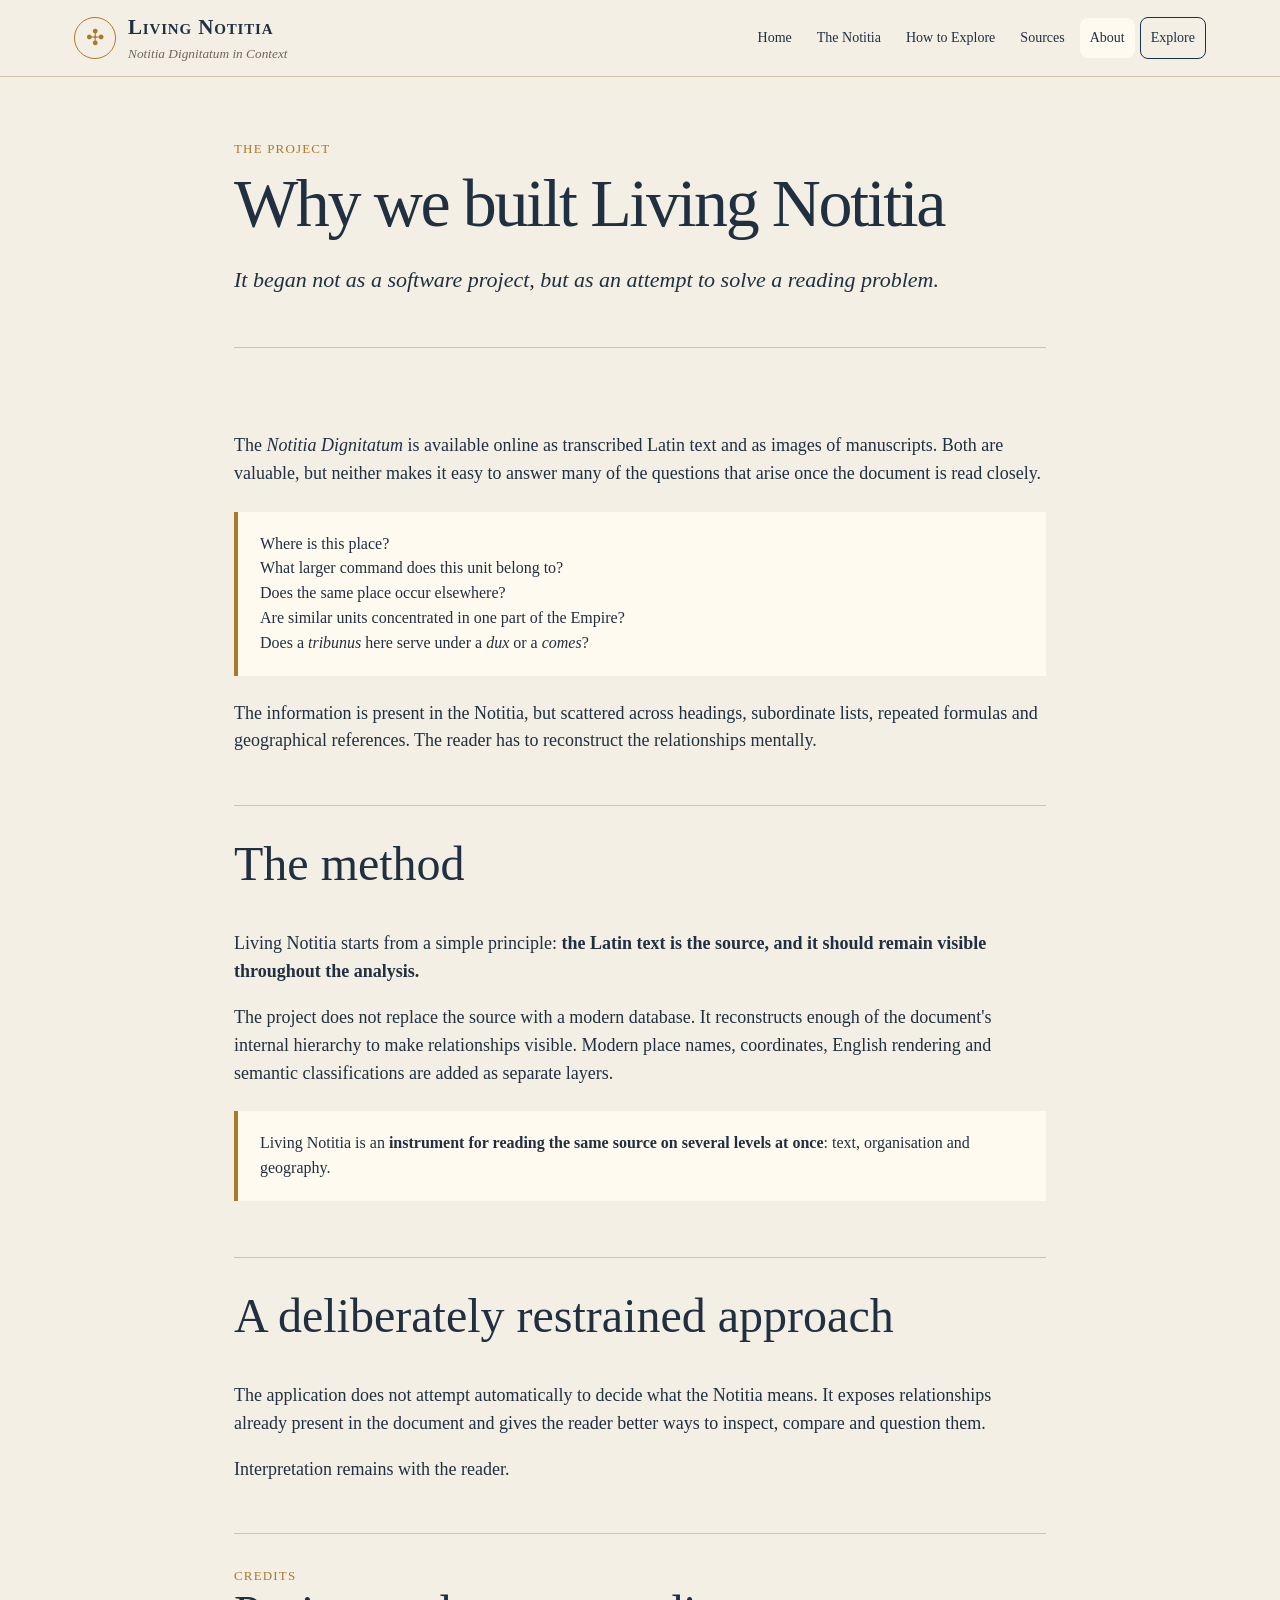
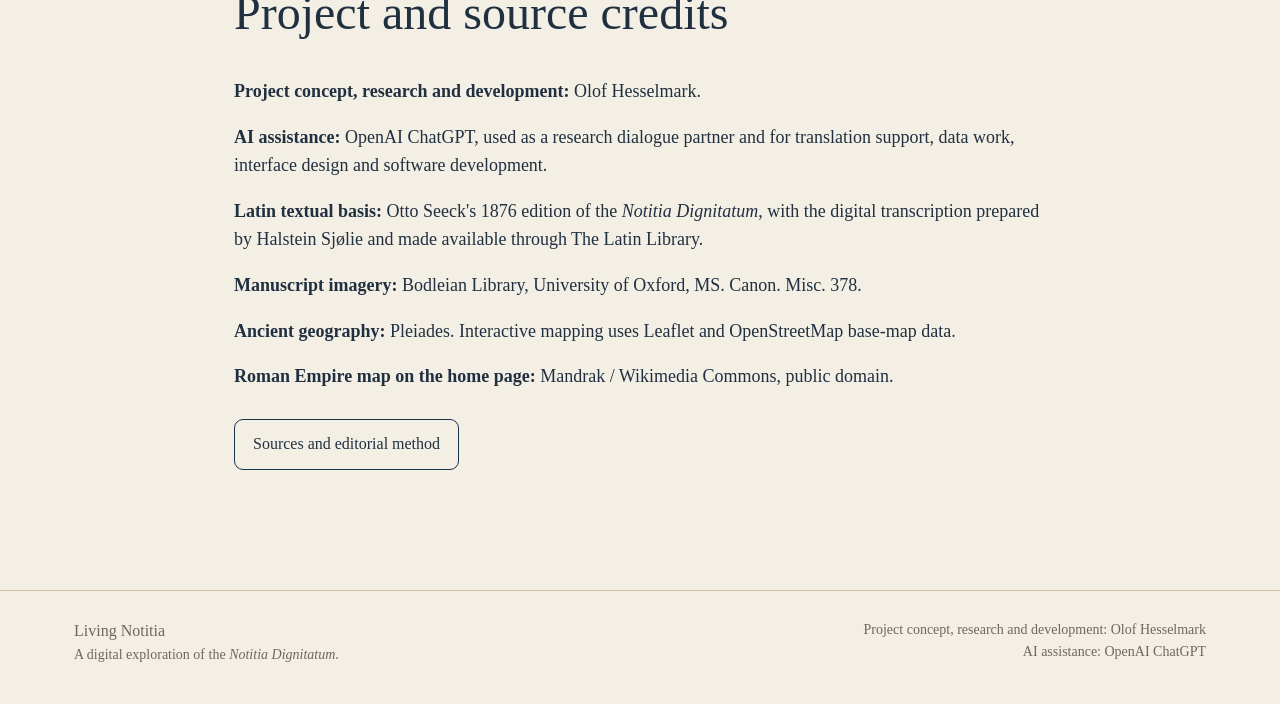
<file: web/about.html>
<!doctype html>
<html lang="en">
<head>
<meta charset="utf-8">
<meta name="viewport" content="width=device-width,initial-scale=1">
<title>About Living Notitia — Digital Notitia Dignitatum Project</title>
<meta name="description" content="About Living Notitia, a digital humanities project for reading the Notitia Dignitatum across text, Roman administration, military organisation and geography.">
<meta name="author" content="Olof Hesselmark">
<meta name="robots" content="index,follow,max-image-preview:large">
<link rel="canonical" href="https://livingnotitiadignitatum.com/web/about.html">
<meta property="og:site_name" content="Living Notitia">
<meta property="og:type" content="article">
<meta property="og:title" content="About Living Notitia — Digital Notitia Dignitatum Project">
<meta property="og:description" content="About Living Notitia, a digital humanities project for reading the Notitia Dignitatum across text, Roman administration, military organisation and geography.">
<meta property="og:url" content="https://livingnotitiadignitatum.com/web/about.html">
<meta property="og:image" content="https://livingnotitiadignitatum.com/web/images/dux_mesopotamiae_bodleian.png">
<meta property="og:image:alt" content="Illustrated manuscript page for Dux Mesopotamiae in the Notitia Dignitatum">
<meta name="twitter:card" content="summary_large_image">
<meta name="twitter:title" content="About Living Notitia — Digital Notitia Dignitatum Project">
<meta name="twitter:description" content="About Living Notitia, a digital humanities project for reading the Notitia Dignitatum across text, Roman administration, military organisation and geography.">
<meta name="twitter:image" content="https://livingnotitiadignitatum.com/web/images/dux_mesopotamiae_bodleian.png">
<link rel="stylesheet" href="site.css">
</head>
<body data-page="about">

<header class="site-header">
  <div class="nav-wrap">
    <a class="brand" href="index.html" aria-label="Living Notitia home">
      <span class="brand-mark">✣</span>
      <span>
        <strong>Living Notitia</strong>
        <small>Notitia Dignitatum in Context</small>
      </span>
    </a>
    <button class="nav-toggle" type="button" aria-expanded="false">Menu</button>
    <nav class="nav" aria-label="Main navigation">
      <a data-nav="home" href="index.html">Home</a>
      <a data-nav="notitia" href="notitia.html">The Notitia</a>
      <a data-nav="how" href="how-to-explore.html">How to Explore</a>
      <a data-nav="sources" href="sources.html">Sources</a>
      <a data-nav="about" href="about.html">About</a>
      <a class="explore" href="app.html">Explore</a>
    </nav>
  </div>
</header>


<main class="content">
  <header class="page-head">
    <div class="eyebrow">The project</div>
    <h1>Why we built Living Notitia</h1>
    <p class="lead">It began not as a software project, but as an attempt to solve a reading problem.</p>
  </header>

  <section class="section">
    <p>The <em>Notitia Dignitatum</em> is available online as transcribed Latin text and as images of manuscripts. Both are valuable, but neither makes it easy to answer many of the questions that arise once the document is read closely.</p>
    <div class="callout">
      Where is this place?<br>
      What larger command does this unit belong to?<br>
      Does the same place occur elsewhere?<br>
      Are similar units concentrated in one part of the Empire?<br>
      Does a <em>tribunus</em> here serve under a <em>dux</em> or a <em>comes</em>?
    </div>
    <p>The information is present in the Notitia, but scattered across headings, subordinate lists, repeated formulas and geographical references. The reader has to reconstruct the relationships mentally.</p>
  </section>

  <section class="section">
    <h2>The method</h2>
    <p>Living Notitia starts from a simple principle: <strong>the Latin text is the source, and it should remain visible throughout the analysis.</strong></p>
    <p>The project does not replace the source with a modern database. It reconstructs enough of the document's internal hierarchy to make relationships visible. Modern place names, coordinates, English rendering and semantic classifications are added as separate layers.</p>
    <div class="callout">Living Notitia is an <strong>instrument for reading the same source on several levels at once</strong>: text, organisation and geography.</div>
  </section>

  <section class="section">
    <h2>A deliberately restrained approach</h2>
    <p>The application does not attempt automatically to decide what the Notitia means. It exposes relationships already present in the document and gives the reader better ways to inspect, compare and question them.</p>
    <p>Interpretation remains with the reader.</p>
  </section>

  <section class="section" id="credits">
    <div class="eyebrow">Credits</div>
    <h2>Project and source credits</h2>
    <p><strong>Project concept, research and development:</strong> Olof Hesselmark.</p>
    <p><strong>AI assistance:</strong> OpenAI ChatGPT, used as a research dialogue partner and for translation support, data work, interface design and software development.</p>
    <p><strong>Latin textual basis:</strong> Otto Seeck's 1876 edition of the <em>Notitia Dignitatum</em>, with the digital transcription prepared by Halstein Sjølie and made available through The Latin Library.</p>
    <p><strong>Manuscript imagery:</strong> Bodleian Library, University of Oxford, MS. Canon. Misc. 378.</p>
    <p><strong>Ancient geography:</strong> Pleiades. Interactive mapping uses Leaflet and OpenStreetMap base-map data.</p>
    <p><strong>Roman Empire map on the home page:</strong> Mandrak / Wikimedia Commons, public domain.</p>
    <div class="actions"><a class="button" href="sources.html">Sources and editorial method</a></div>
  </section>

</main>


<footer class="site-footer">
  <div class="footer-wrap">
    <div>
      <div>Living Notitia</div>
      <div class="note">A digital exploration of the <em>Notitia Dignitatum</em>.</div>
    </div>
    <div class="note footer-credit">Project concept, research and development: Olof Hesselmark<br>AI assistance: OpenAI ChatGPT</div>
  </div>
</footer>
<script src="site.js"></script>

<!-- Cloudflare Web Analytics --><script type='module' src='https://static.cloudflareinsights.com/beacon.min.js' data-cf-beacon='{"token": "7af15e7e8e6941b6a78105cad7046997"}'></script><!-- End Cloudflare Web Analytics -->
</body>
</html>
</file>
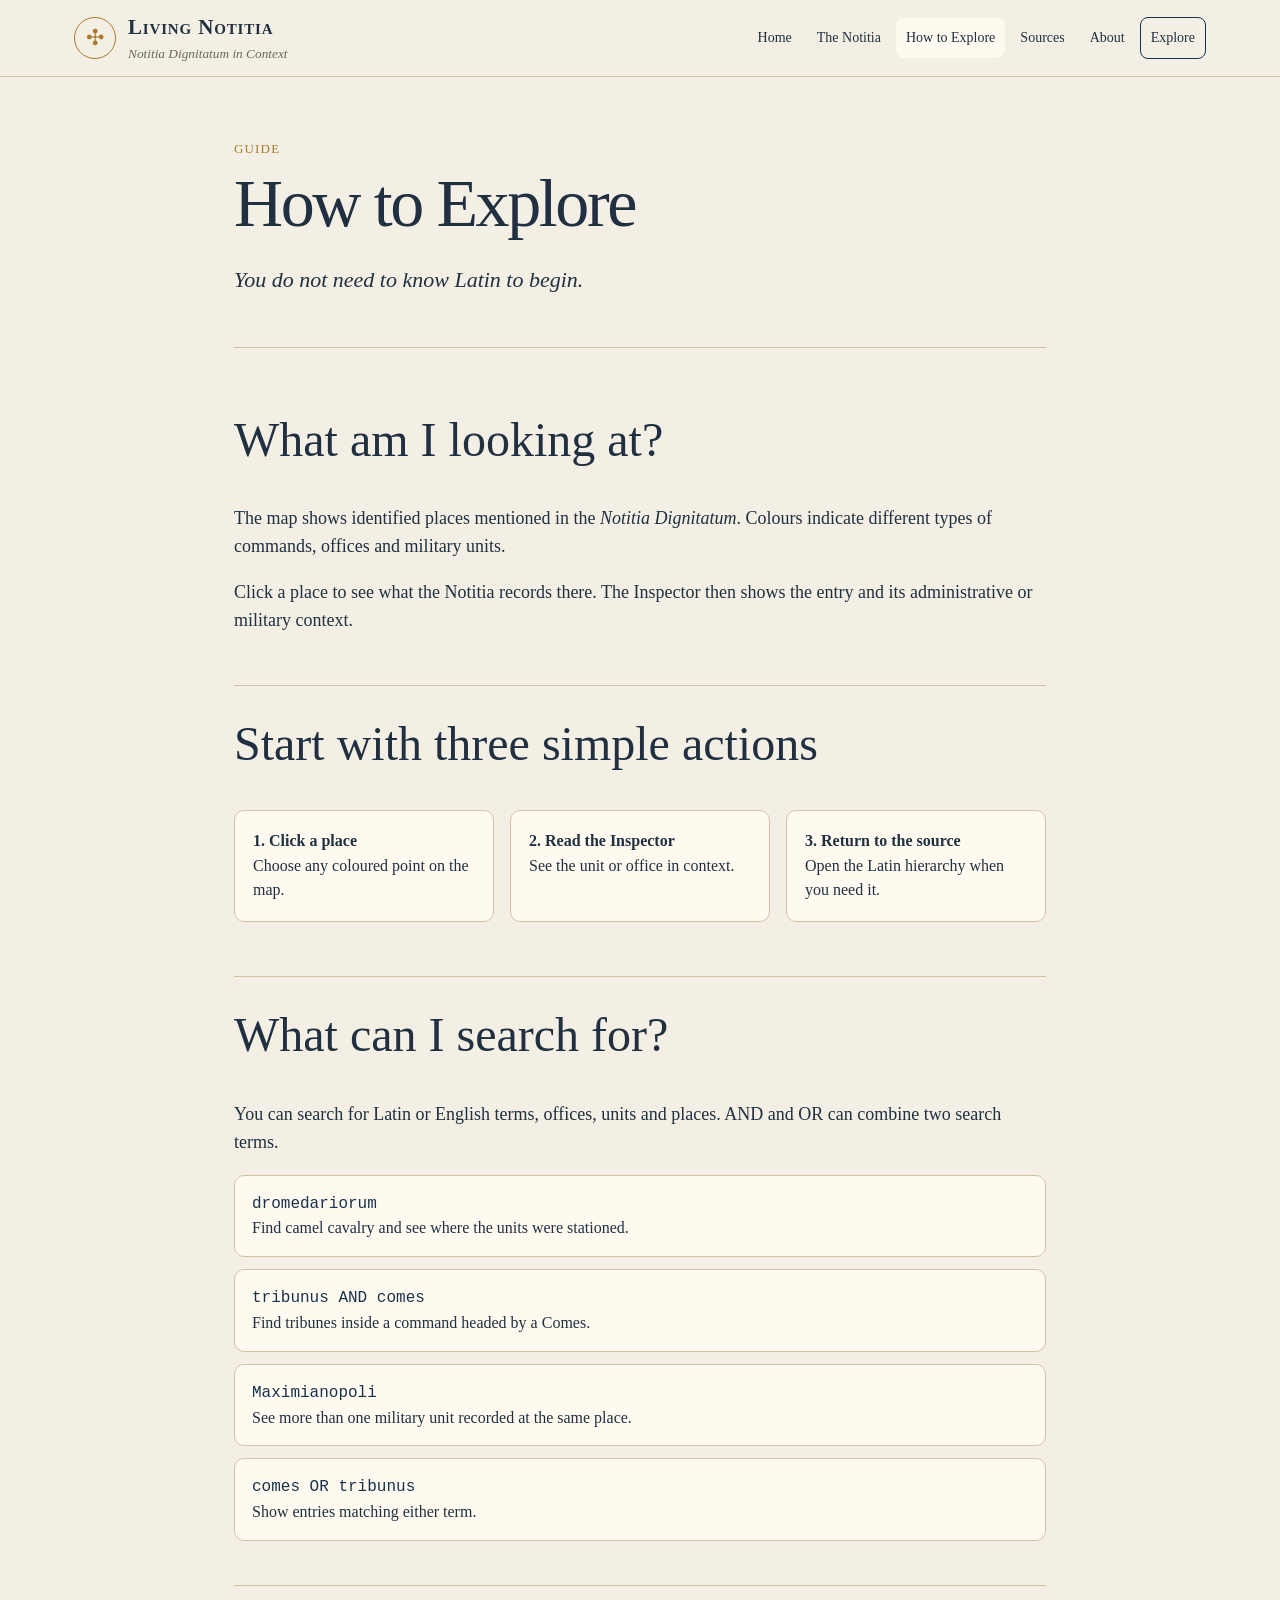
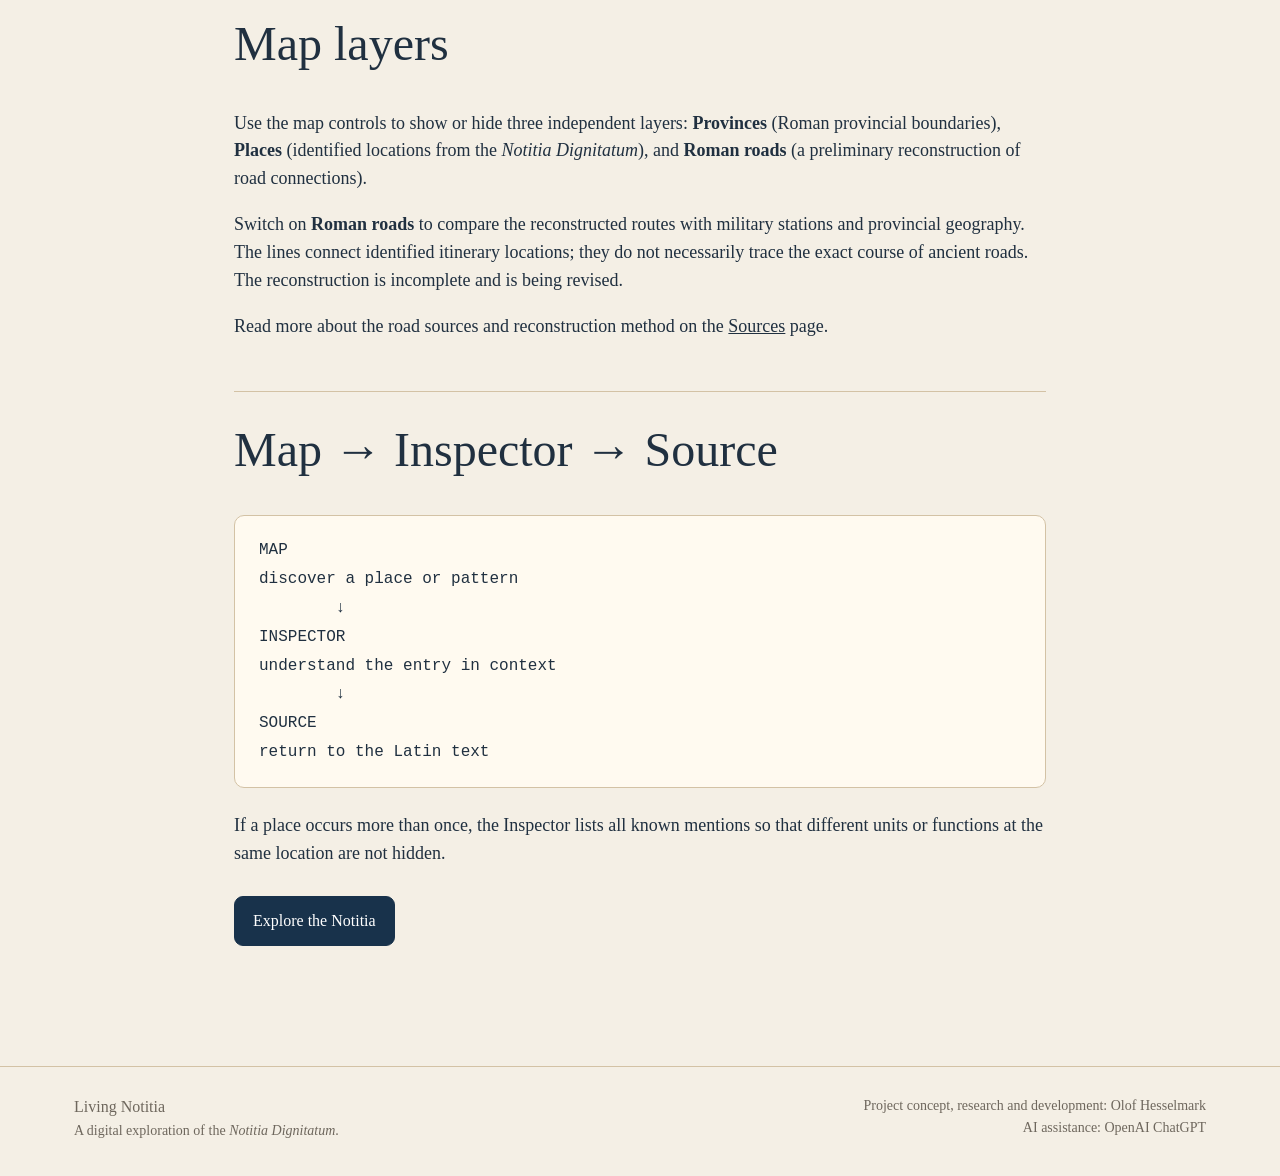
<file: web/how-to-explore.html>
<!doctype html>
<html lang="en">
<head>
<meta charset="utf-8">
<meta name="viewport" content="width=device-width,initial-scale=1">
<title>Explore the Notitia Dignitatum Map & Text — Living Notitia</title>
<meta name="description" content="Learn how to explore Living Notitia: click ancient places, inspect Roman offices and military units, search the text, and return to the Latin source.">
<meta name="author" content="Olof Hesselmark">
<meta name="robots" content="index,follow,max-image-preview:large">
<link rel="canonical" href="https://livingnotitiadignitatum.com/web/how-to-explore.html">
<meta property="og:site_name" content="Living Notitia">
<meta property="og:type" content="article">
<meta property="og:title" content="Explore the Notitia Dignitatum Map & Text — Living Notitia">
<meta property="og:description" content="Learn how to explore Living Notitia: click ancient places, inspect Roman offices and military units, search the text, and return to the Latin source.">
<meta property="og:url" content="https://livingnotitiadignitatum.com/web/how-to-explore.html">
<meta property="og:image" content="https://livingnotitiadignitatum.com/web/images/dux_mesopotamiae_bodleian.png">
<meta property="og:image:alt" content="Illustrated manuscript page for Dux Mesopotamiae in the Notitia Dignitatum">
<meta name="twitter:card" content="summary_large_image">
<meta name="twitter:title" content="Explore the Notitia Dignitatum Map & Text — Living Notitia">
<meta name="twitter:description" content="Learn how to explore Living Notitia: click ancient places, inspect Roman offices and military units, search the text, and return to the Latin source.">
<meta name="twitter:image" content="https://livingnotitiadignitatum.com/web/images/dux_mesopotamiae_bodleian.png">
<link rel="stylesheet" href="site.css">
</head>
<body data-page="how">

<header class="site-header">
  <div class="nav-wrap">
    <a class="brand" href="index.html" aria-label="Living Notitia home">
      <span class="brand-mark">✣</span>
      <span>
        <strong>Living Notitia</strong>
        <small>Notitia Dignitatum in Context</small>
      </span>
    </a>
    <button class="nav-toggle" type="button" aria-expanded="false">Menu</button>
    <nav class="nav" aria-label="Main navigation">
      <a data-nav="home" href="index.html">Home</a>
      <a data-nav="notitia" href="notitia.html">The Notitia</a>
      <a data-nav="how" href="how-to-explore.html">How to Explore</a>
      <a data-nav="sources" href="sources.html">Sources</a>
      <a data-nav="about" href="about.html">About</a>
      <a class="explore" href="app.html">Explore</a>
    </nav>
  </div>
</header>


<main class="content">
  <header class="page-head">
    <div class="eyebrow">Guide</div>
    <h1>How to Explore</h1>
    <p class="lead">You do not need to know Latin to begin.</p>
  </header>

  <section class="section">
    <h2>What am I looking at?</h2>
    <p>The map shows identified places mentioned in the <em>Notitia Dignitatum</em>. Colours indicate different types of commands, offices and military units.</p>
    <p>Click a place to see what the Notitia records there. The Inspector then shows the entry and its administrative or military context.</p>
  </section>

  <section class="section">
    <h2>Start with three simple actions</h2>
    <div class="grid-3">
      <div class="box"><strong>1. Click a place</strong><br>Choose any coloured point on the map.</div>
      <div class="box"><strong>2. Read the Inspector</strong><br>See the unit or office in context.</div>
      <div class="box"><strong>3. Return to the source</strong><br>Open the Latin hierarchy when you need it.</div>
    </div>
  </section>

  <section class="section">
    <h2>What can I search for?</h2>
    <p>You can search for Latin or English terms, offices, units and places. AND and OR can combine two search terms.</p>
    <span class="example"><code>dromedariorum</code><br>Find camel cavalry and see where the units were stationed.</span>
    <span class="example"><code>tribunus AND comes</code><br>Find tribunes inside a command headed by a Comes.</span>
    <span class="example"><code>Maximianopoli</code><br>See more than one military unit recorded at the same place.</span>
    <span class="example"><code>comes OR tribunus</code><br>Show entries matching either term.</span>
  </section>

  <section class="section">
    <h2>Map layers</h2>
    <p>Use the map controls to show or hide three independent layers: <strong>Provinces</strong> (Roman provincial boundaries), <strong>Places</strong> (identified locations from the <em>Notitia Dignitatum</em>), and <strong>Roman roads</strong> (a preliminary reconstruction of road connections).</p>
    <p>Switch on <strong>Roman roads</strong> to compare the reconstructed routes with military stations and provincial geography. The lines connect identified itinerary locations; they do not necessarily trace the exact course of ancient roads. The reconstruction is incomplete and is being revised.</p>
    <p>Read more about the road sources and reconstruction method on the <a href="sources.html">Sources</a> page.</p>
  </section>

  <section class="section">
    <h2>Map → Inspector → Source</h2>
    <div class="tree">MAP
discover a place or pattern
        ↓
INSPECTOR
understand the entry in context
        ↓
SOURCE
return to the Latin text</div>
    <p>If a place occurs more than once, the Inspector lists all known mentions so that different units or functions at the same location are not hidden.</p>
    <div class="actions"><a class="button primary" href="app.html">Explore the Notitia</a></div>
  </section>
</main>


<footer class="site-footer">
  <div class="footer-wrap">
    <div>
      <div>Living Notitia</div>
      <div class="note">A digital exploration of the <em>Notitia Dignitatum</em>.</div>
    </div>
    <div class="note footer-credit">Project concept, research and development: Olof Hesselmark<br>AI assistance: OpenAI ChatGPT</div>
  </div>
</footer>
<script src="site.js"></script>

<!-- Cloudflare Web Analytics --><script type='module' src='https://static.cloudflareinsights.com/beacon.min.js' data-cf-beacon='{"token": "7af15e7e8e6941b6a78105cad7046997"}'></script><!-- End Cloudflare Web Analytics -->
</body>
</html>
</file>
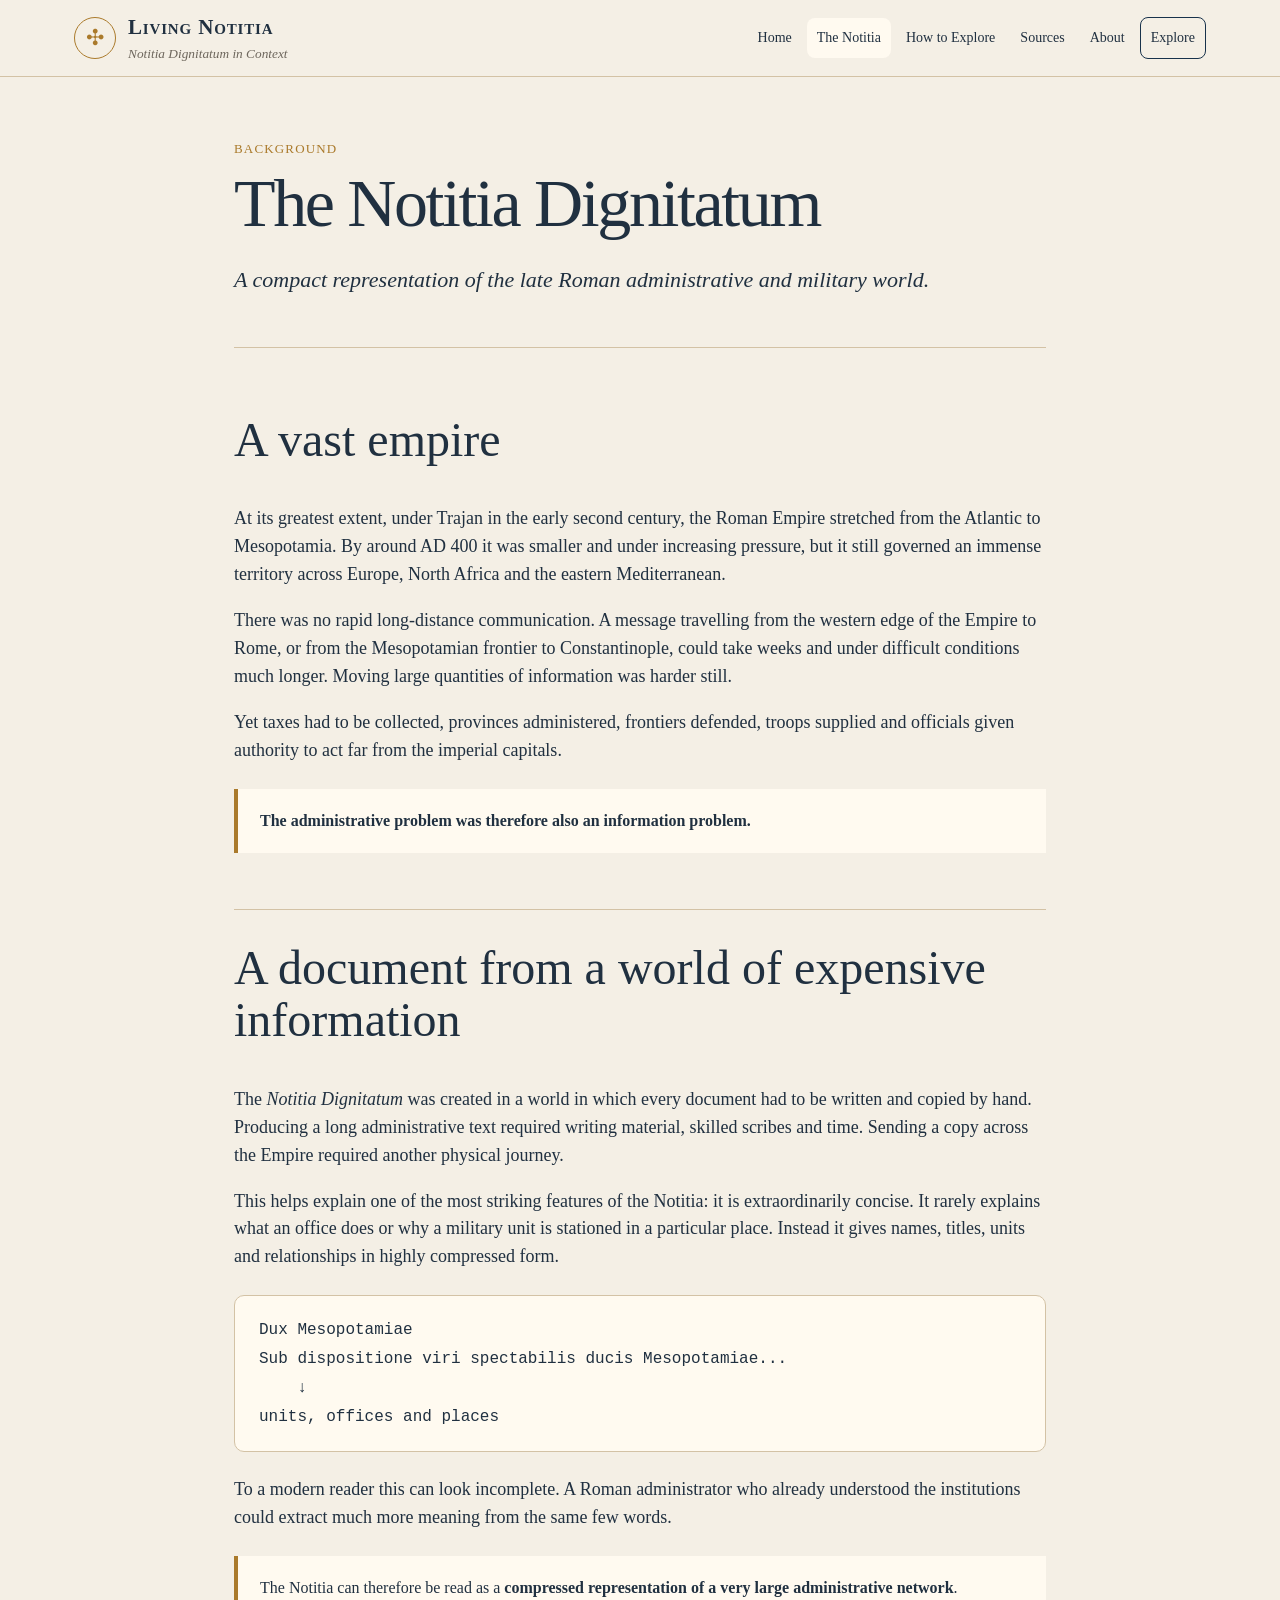
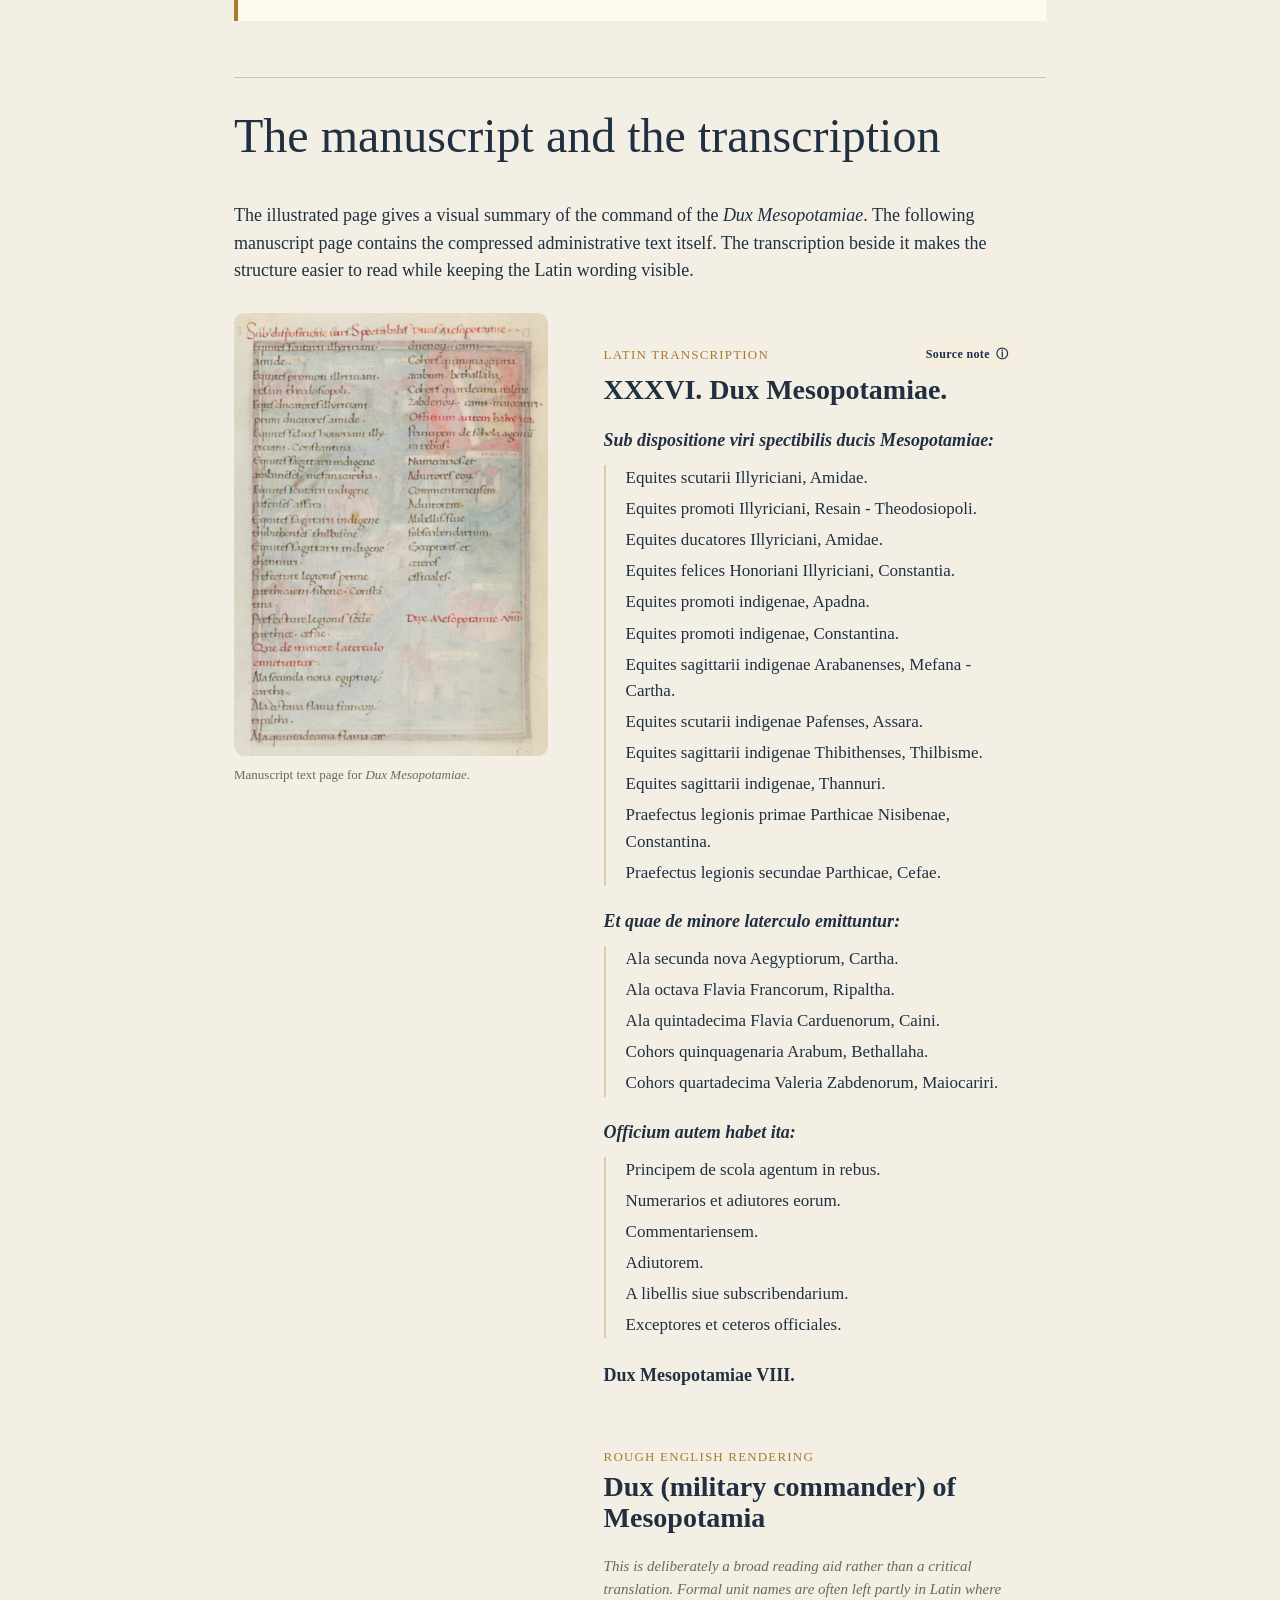
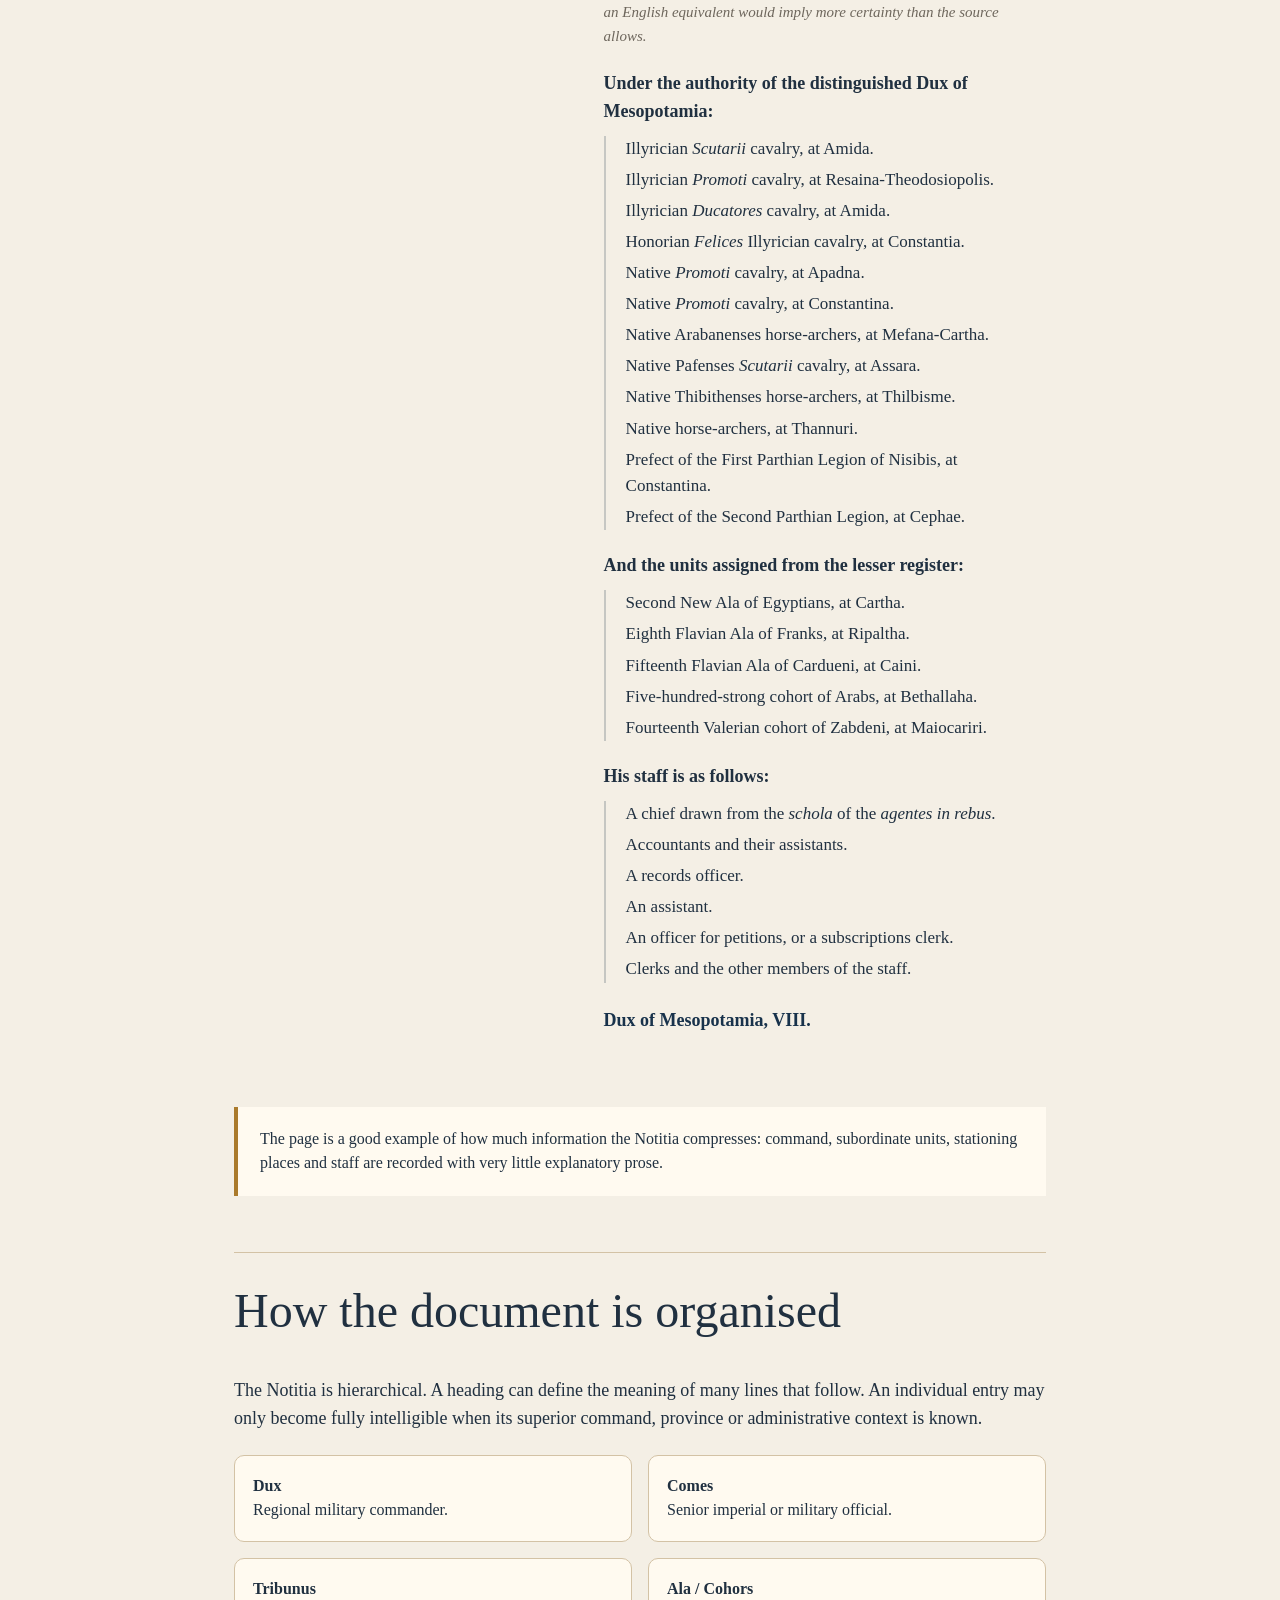
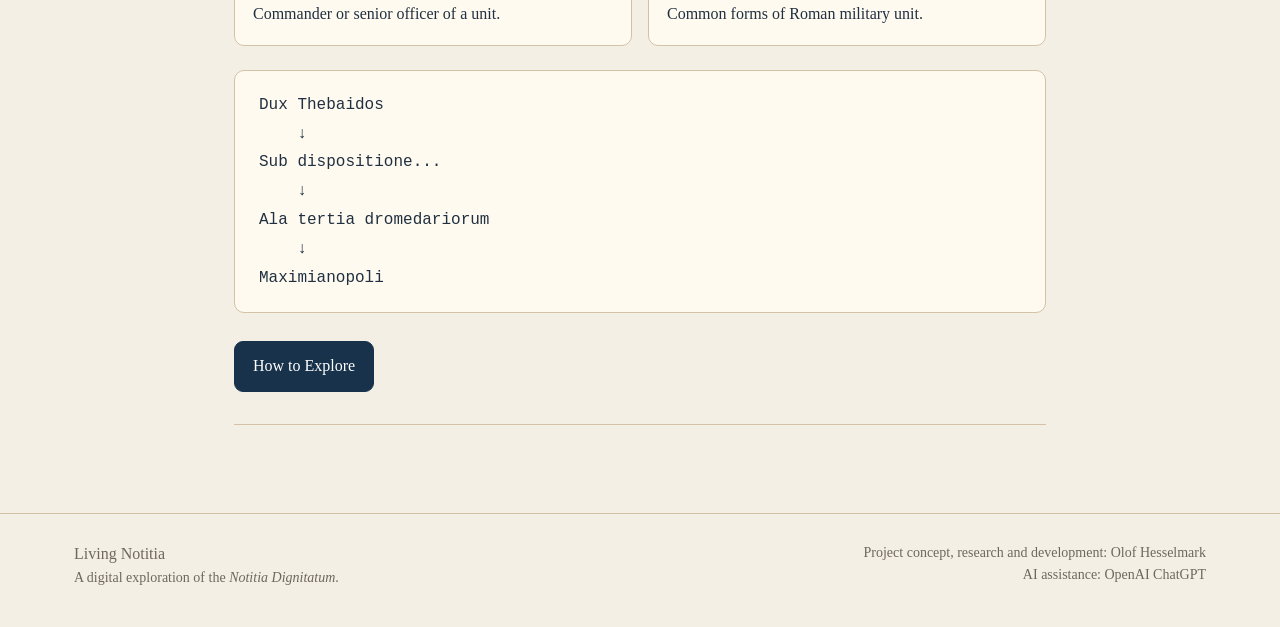
<file: web/notitia.html>
<!doctype html>
<html lang="en">
<head>
<meta charset="utf-8">
<meta name="viewport" content="width=device-width,initial-scale=1">
<title>What is the Notitia Dignitatum? — Living Notitia</title>
<meta name="description" content="An introduction to the Notitia Dignitatum, the late Roman administrative and military record, its manuscript tradition and compressed structure.">
<meta name="author" content="Olof Hesselmark">
<meta name="robots" content="index,follow,max-image-preview:large">
<link rel="canonical" href="https://livingnotitiadignitatum.com/web/notitia.html">
<meta property="og:site_name" content="Living Notitia">
<meta property="og:type" content="article">
<meta property="og:title" content="What is the Notitia Dignitatum? — Living Notitia">
<meta property="og:description" content="An introduction to the Notitia Dignitatum, the late Roman administrative and military record, its manuscript tradition and compressed structure.">
<meta property="og:url" content="https://livingnotitiadignitatum.com/web/notitia.html">
<meta property="og:image" content="https://livingnotitiadignitatum.com/web/images/dux_mesopotamiae_bodleian.png">
<meta property="og:image:alt" content="Illustrated manuscript page for Dux Mesopotamiae in the Notitia Dignitatum">
<meta name="twitter:card" content="summary_large_image">
<meta name="twitter:title" content="What is the Notitia Dignitatum? — Living Notitia">
<meta name="twitter:description" content="An introduction to the Notitia Dignitatum, the late Roman administrative and military record, its manuscript tradition and compressed structure.">
<meta name="twitter:image" content="https://livingnotitiadignitatum.com/web/images/dux_mesopotamiae_bodleian.png">
<link rel="stylesheet" href="site.css">
</head>
<body data-page="notitia">

<header class="site-header">
  <div class="nav-wrap">
    <a class="brand" href="index.html" aria-label="Living Notitia home">
      <span class="brand-mark">✣</span>
      <span>
        <strong>Living Notitia</strong>
        <small>Notitia Dignitatum in Context</small>
      </span>
    </a>
    <button class="nav-toggle" type="button" aria-expanded="false">Menu</button>
    <nav class="nav" aria-label="Main navigation">
      <a data-nav="home" href="index.html">Home</a>
      <a data-nav="notitia" href="notitia.html">The Notitia</a>
      <a data-nav="how" href="how-to-explore.html">How to Explore</a>
      <a data-nav="sources" href="sources.html">Sources</a>
      <a data-nav="about" href="about.html">About</a>
      <a class="explore" href="app.html">Explore</a>
    </nav>
  </div>
</header>


<main class="content">
  <header class="page-head">
    <div class="eyebrow">Background</div>
    <h1>The Notitia Dignitatum</h1>
    <p class="lead">A compact representation of the late Roman administrative and military world.</p>
  </header>

  <section class="section" id="empire">
    <h2>A vast empire</h2>
    <p>At its greatest extent, under Trajan in the early second century, the Roman Empire stretched from the Atlantic to Mesopotamia. By around AD 400 it was smaller and under increasing pressure, but it still governed an immense territory across Europe, North Africa and the eastern Mediterranean.</p>
    <p>There was no rapid long-distance communication. A message travelling from the western edge of the Empire to Rome, or from the Mesopotamian frontier to Constantinople, could take weeks and under difficult conditions much longer. Moving large quantities of information was harder still.</p>
    <p>Yet taxes had to be collected, provinces administered, frontiers defended, troops supplied and officials given authority to act far from the imperial capitals.</p>
    <div class="callout"><strong>The administrative problem was therefore also an information problem.</strong></div>
  </section>

  <section class="section" id="manuscript">
    <h2>A document from a world of expensive information</h2>
    <p>The <em>Notitia Dignitatum</em> was created in a world in which every document had to be written and copied by hand. Producing a long administrative text required writing material, skilled scribes and time. Sending a copy across the Empire required another physical journey.</p>
    <p>This helps explain one of the most striking features of the Notitia: it is extraordinarily concise. It rarely explains what an office does or why a military unit is stationed in a particular place. Instead it gives names, titles, units and relationships in highly compressed form.</p>
    <div class="tree">Dux Mesopotamiae
Sub dispositione viri spectabilis ducis Mesopotamiae...
    ↓
units, offices and places</div>
    <p>To a modern reader this can look incomplete. A Roman administrator who already understood the institutions could extract much more meaning from the same few words.</p>
    <div class="callout">The Notitia can therefore be read as a <strong>compressed representation of a very large administrative network</strong>.</div>
  </section>


  <section class="section" id="manuscript-page">
    <h2>The manuscript and the transcription</h2>
    <p>
      The illustrated page gives a visual summary of the command of the
      <em>Dux Mesopotamiae</em>. The following manuscript page contains the
      compressed administrative text itself. The transcription beside it
      makes the structure easier to read while keeping the Latin wording visible.
    </p>

    <div class="manuscript-pair">
      <figure class="manuscript-sheet">
        <img src="images/dux_mesopotamiae_text_page.png"
             alt="Manuscript text page for Dux Mesopotamiae">
        <figcaption>
          Manuscript text page for <em>Dux Mesopotamiae</em>.
        </figcaption>
      </figure>

      <div class="transcription-panel" aria-label="Latin transcription of Dux Mesopotamiae">
        <div class="transcription-heading-row">
          <div class="eyebrow">Latin transcription</div>
          <button class="source-note-button" type="button"
                  data-dialog="transcription-note"
                  aria-haspopup="dialog"
                  aria-label="Open source and provenance note">
            Source note <span aria-hidden="true">ⓘ</span>
          </button>
        </div>
        <h3>XXXVI. Dux Mesopotamiae.</h3>

        <p class="latin-heading">Sub dispositione viri spectibilis ducis Mesopotamiae:</p>

        <div class="latin-lines">
          <p>Equites scutarii Illyriciani, Amidae.</p>
          <p>Equites promoti Illyriciani, Resain - Theodosiopoli.</p>
          <p>Equites ducatores Illyriciani, Amidae.</p>
          <p>Equites felices Honoriani Illyriciani, Constantia.</p>
          <p>Equites promoti indigenae, Apadna.</p>
          <p>Equites promoti indigenae, Constantina.</p>
          <p>Equites sagittarii indigenae Arabanenses, Mefana - Cartha.</p>
          <p>Equites scutarii indigenae Pafenses, Assara.</p>
          <p>Equites sagittarii indigenae Thibithenses, Thilbisme.</p>
          <p>Equites sagittarii indigenae, Thannuri.</p>
          <p>Praefectus legionis primae Parthicae Nisibenae, Constantina.</p>
          <p>Praefectus legionis secundae Parthicae, Cefae.</p>
        </div>

        <p class="latin-heading">Et quae de minore laterculo emittuntur:</p>

        <div class="latin-lines">
          <p>Ala secunda nova Aegyptiorum, Cartha.</p>
          <p>Ala octava Flavia Francorum, Ripaltha.</p>
          <p>Ala quintadecima Flavia Carduenorum, Caini.</p>
          <p>Cohors quinquagenaria Arabum, Bethallaha.</p>
          <p>Cohors quartadecima Valeria Zabdenorum, Maiocariri.</p>
        </div>

        <p class="latin-heading">Officium autem habet ita:</p>

        <div class="latin-lines">
          <p>Principem de scola agentum in rebus.</p>
          <p>Numerarios et adiutores eorum.</p>
          <p>Commentariensem.</p>
          <p>Adiutorem.</p>
          <p>A libellis siue subscribendarium.</p>
          <p>Exceptores et ceteros officiales.</p>
        </div>

        <p class="latin-ending">Dux Mesopotamiae VIII.</p>

        <div class="translation-divider"></div>

        <div class="eyebrow">Rough English rendering</div>
        <h3>Dux (military commander) of Mesopotamia</h3>

        <p class="translation-note">
          This is deliberately a broad reading aid rather than a critical translation.
          Formal unit names are often left partly in Latin where an English equivalent
          would imply more certainty than the source allows.
        </p>

        <p class="english-heading">Under the authority of the distinguished Dux of Mesopotamia:</p>

        <div class="english-lines">
          <p>Illyrician <em>Scutarii</em> cavalry, at Amida.</p>
          <p>Illyrician <em>Promoti</em> cavalry, at Resaina-Theodosiopolis.</p>
          <p>Illyrician <em>Ducatores</em> cavalry, at Amida.</p>
          <p>Honorian <em>Felices</em> Illyrician cavalry, at Constantia.</p>
          <p>Native <em>Promoti</em> cavalry, at Apadna.</p>
          <p>Native <em>Promoti</em> cavalry, at Constantina.</p>
          <p>Native Arabanenses horse-archers, at Mefana-Cartha.</p>
          <p>Native Pafenses <em>Scutarii</em> cavalry, at Assara.</p>
          <p>Native Thibithenses horse-archers, at Thilbisme.</p>
          <p>Native horse-archers, at Thannuri.</p>
          <p>Prefect of the First Parthian Legion of Nisibis, at Constantina.</p>
          <p>Prefect of the Second Parthian Legion, at Cephae.</p>
        </div>

        <p class="english-heading">And the units assigned from the lesser register:</p>

        <div class="english-lines">
          <p>Second New Ala of Egyptians, at Cartha.</p>
          <p>Eighth Flavian Ala of Franks, at Ripaltha.</p>
          <p>Fifteenth Flavian Ala of Cardueni, at Caini.</p>
          <p>Five-hundred-strong cohort of Arabs, at Bethallaha.</p>
          <p>Fourteenth Valerian cohort of Zabdeni, at Maiocariri.</p>
        </div>

        <p class="english-heading">His staff is as follows:</p>

        <div class="english-lines">
          <p>A chief drawn from the <em>schola</em> of the <em>agentes in rebus</em>.</p>
          <p>Accountants and their assistants.</p>
          <p>A records officer.</p>
          <p>An assistant.</p>
          <p>An officer for petitions, or a subscriptions clerk.</p>
          <p>Clerks and the other members of the staff.</p>
        </div>

        <p class="english-ending">Dux of Mesopotamia, VIII.</p>
      </div>
    </div>

    <div class="callout">
      The page is a good example of how much information the Notitia compresses:
      command, subordinate units, stationing places and staff are recorded with
      very little explanatory prose.
    </div>
  </section>

  <section class="section">
    <h2>How the document is organised</h2>
    <p>The Notitia is hierarchical. A heading can define the meaning of many lines that follow. An individual entry may only become fully intelligible when its superior command, province or administrative context is known.</p>
    <div class="grid-2">
      <div class="box"><strong>Dux</strong><br>Regional military commander.</div>
      <div class="box"><strong>Comes</strong><br>Senior imperial or military official.</div>
      <div class="box"><strong>Tribunus</strong><br>Commander or senior officer of a unit.</div>
      <div class="box"><strong>Ala / Cohors</strong><br>Common forms of Roman military unit.</div>
    </div>
    <div class="tree">Dux Thebaidos
    ↓
Sub dispositione...
    ↓
Ala tertia dromedariorum
    ↓
Maximianopoli</div>
    <div class="actions"><a class="button primary" href="how-to-explore.html">How to Explore</a></div>
  </section>

  <dialog class="note-dialog" id="transcription-note" aria-labelledby="transcription-note-title">
    <div class="note-dialog-inner">
      <button class="dialog-close" type="button" aria-label="Close note">×</button>
      <div class="eyebrow">Textual source</div>
      <h2 id="transcription-note-title">About this transcription</h2>

      <p>
        The Latin text used in Living Notitia follows the scholarly text tradition
        established by the German historian <strong>Otto Seeck</strong> in his
        1876 edition, <em>Notitia dignitatum: accedunt Notitia urbis
        Constantinopolitanae et Laterculi provinciarum</em>, published in Berlin
        by Weidmann.
      </p>

      <p>
        <strong>Halstein Sjølie</strong> later prepared a digital transcription
        based on Seeck's edition. Sjølie notes that the version made available by
        <strong>The Latin Library</strong> is essentially his text, subsequently
        proofread by someone with knowledge of Latin.
      </p>

      <p>
        Living Notitia preserves this earlier scholarly work as its Latin textual
        layer, while reconnecting the text to manuscript images, hierarchy,
        geography and modern tools for exploration. For critical philological
        work, the manuscript witnesses and scholarly editions should still be
        consulted.
      </p>

      <div class="dialog-links">
        <a href="https://www.thelatinlibrary.com/notitia.html"
           target="_blank" rel="noopener noreferrer">
          View the Notitia at The Latin Library →
        </a>
        <a href="https://www.pvv.ntnu.no/~halsteis/notitia.htm"
           target="_blank" rel="noopener noreferrer">
          Read Halstein Sjølie's source note →
        </a>
      </div>
    </div>
  </dialog>

</main>


<footer class="site-footer">
  <div class="footer-wrap">
    <div>
      <div>Living Notitia</div>
      <div class="note">A digital exploration of the <em>Notitia Dignitatum</em>.</div>
    </div>
    <div class="note footer-credit">Project concept, research and development: Olof Hesselmark<br>AI assistance: OpenAI ChatGPT</div>
  </div>
</footer>
<script src="site.js"></script>

<!-- Cloudflare Web Analytics --><script type='module' src='https://static.cloudflareinsights.com/beacon.min.js' data-cf-beacon='{"token": "7af15e7e8e6941b6a78105cad7046997"}'></script><!-- End Cloudflare Web Analytics -->
</body>
</html>
</file>
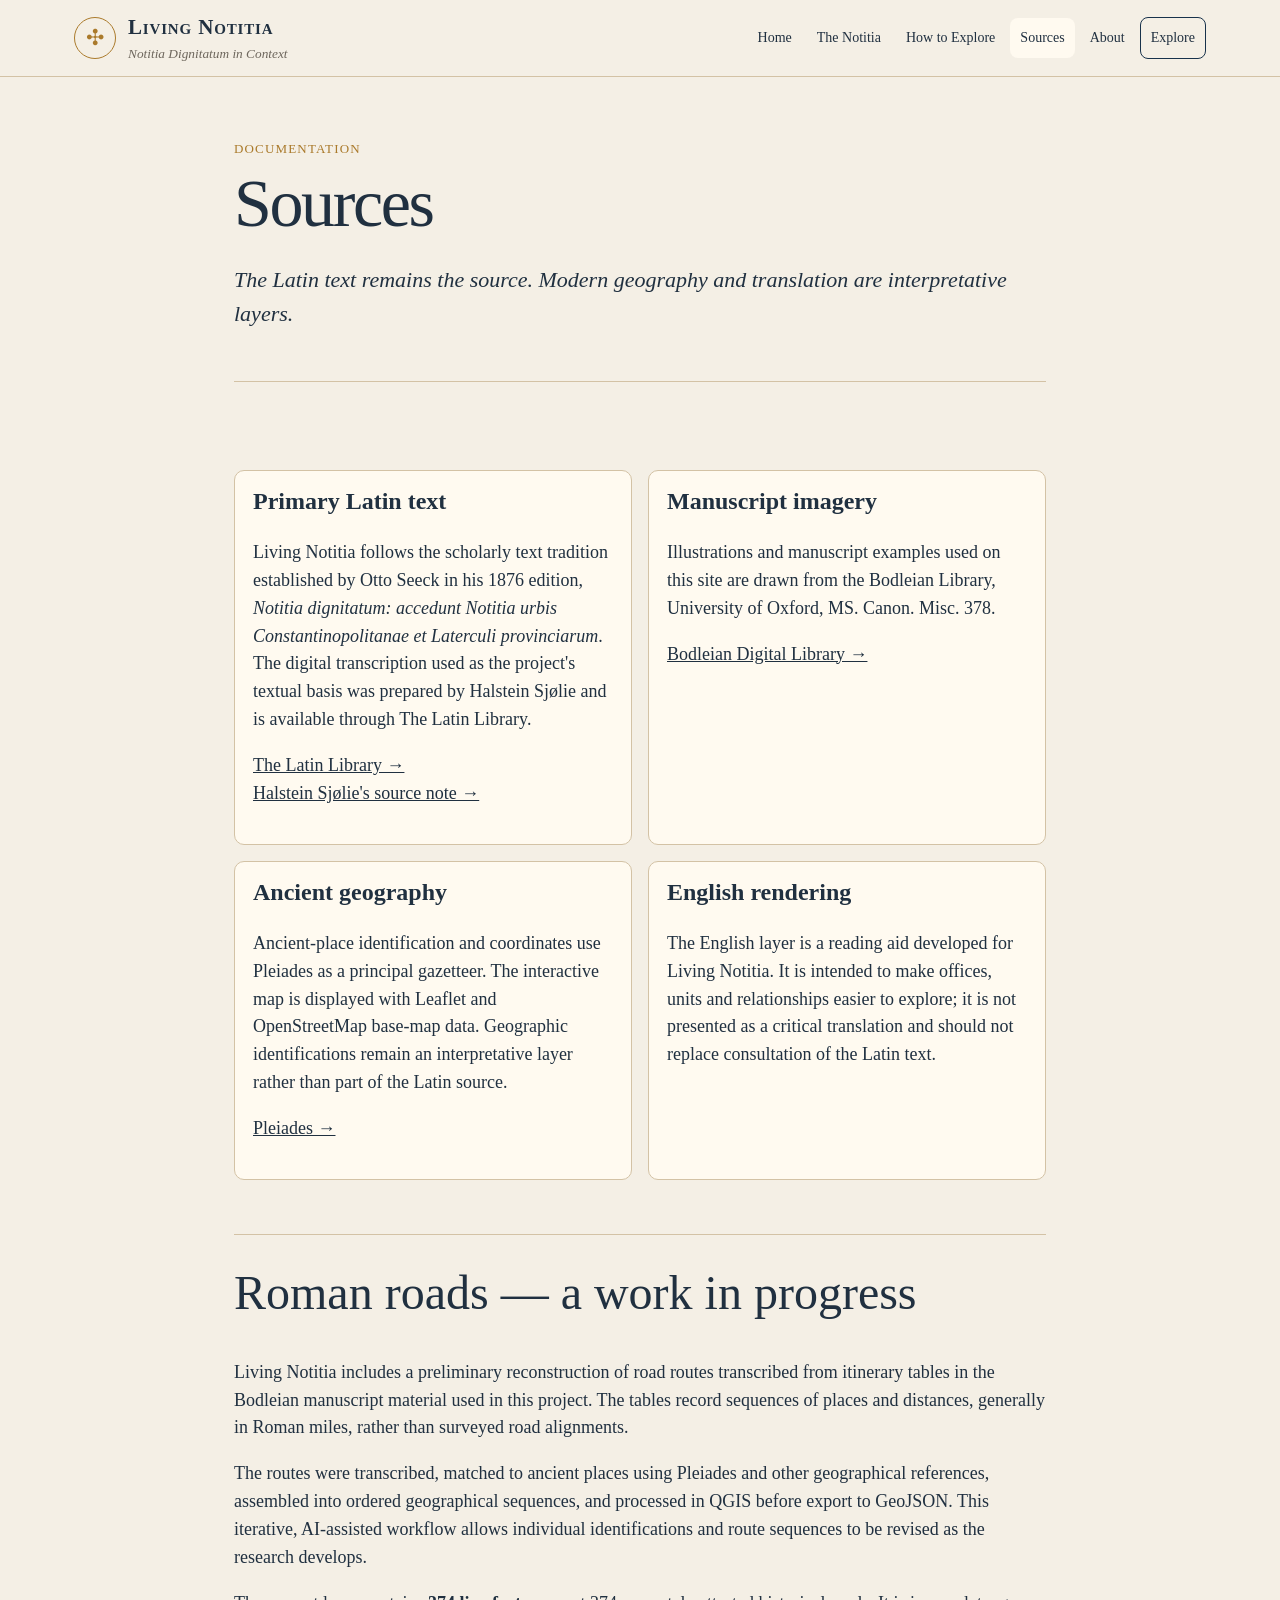
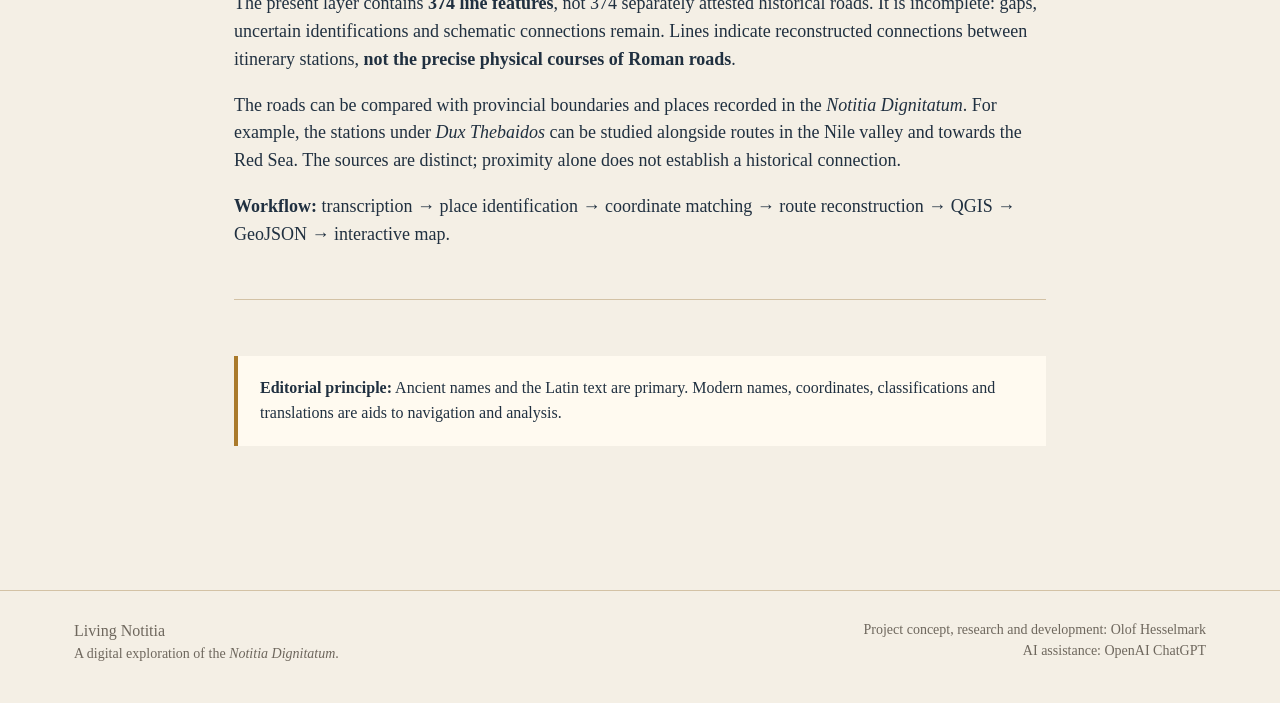
<file: web/sources.html>
<!doctype html>
<html lang="en">
<head>
<meta charset="utf-8">
<meta name="viewport" content="width=device-width,initial-scale=1">
<title>Sources & Method — Living Notitia</title>
<meta name="description" content="Sources and editorial method for Living Notitia, including Seeck, Sjølie, the Latin Library, Bodleian manuscript images, Pleiades and map data.">
<meta name="author" content="Olof Hesselmark">
<meta name="robots" content="index,follow,max-image-preview:large">
<link rel="canonical" href="https://livingnotitiadignitatum.com/web/sources.html">
<meta property="og:site_name" content="Living Notitia">
<meta property="og:type" content="article">
<meta property="og:title" content="Sources & Method — Living Notitia">
<meta property="og:description" content="Sources and editorial method for Living Notitia, including Seeck, Sjølie, the Latin Library, Bodleian manuscript images, Pleiades and map data.">
<meta property="og:url" content="https://livingnotitiadignitatum.com/web/sources.html">
<meta property="og:image" content="https://livingnotitiadignitatum.com/web/images/dux_mesopotamiae_bodleian.png">
<meta property="og:image:alt" content="Illustrated manuscript page for Dux Mesopotamiae in the Notitia Dignitatum">
<meta name="twitter:card" content="summary_large_image">
<meta name="twitter:title" content="Sources & Method — Living Notitia">
<meta name="twitter:description" content="Sources and editorial method for Living Notitia, including Seeck, Sjølie, the Latin Library, Bodleian manuscript images, Pleiades and map data.">
<meta name="twitter:image" content="https://livingnotitiadignitatum.com/web/images/dux_mesopotamiae_bodleian.png">
<link rel="stylesheet" href="site.css">
</head>
<body data-page="sources">

<header class="site-header">
  <div class="nav-wrap">
    <a class="brand" href="index.html" aria-label="Living Notitia home">
      <span class="brand-mark">✣</span>
      <span>
        <strong>Living Notitia</strong>
        <small>Notitia Dignitatum in Context</small>
      </span>
    </a>
    <button class="nav-toggle" type="button" aria-expanded="false">Menu</button>
    <nav class="nav" aria-label="Main navigation">
      <a data-nav="home" href="index.html">Home</a>
      <a data-nav="notitia" href="notitia.html">The Notitia</a>
      <a data-nav="how" href="how-to-explore.html">How to Explore</a>
      <a data-nav="sources" href="sources.html">Sources</a>
      <a data-nav="about" href="about.html">About</a>
      <a class="explore" href="app.html">Explore</a>
    </nav>
  </div>
</header>


<main class="content">
  <header class="page-head">
    <div class="eyebrow">Documentation</div>
    <h1>Sources</h1>
    <p class="lead">The Latin text remains the source. Modern geography and translation are interpretative layers.</p>
  </header>
  <section class="section">
    <div class="grid-2">
      <div class="box">
        <h3>Primary Latin text</h3>
        <p>Living Notitia follows the scholarly text tradition established by Otto Seeck in his 1876 edition, <em>Notitia dignitatum: accedunt Notitia urbis Constantinopolitanae et Laterculi provinciarum</em>. The digital transcription used as the project's textual basis was prepared by Halstein Sjølie and is available through The Latin Library.</p>
        <p><a href="https://www.thelatinlibrary.com/notitia.html" target="_blank" rel="noopener noreferrer">The Latin Library →</a><br><a href="https://www.pvv.ntnu.no/~halsteis/notitia.htm" target="_blank" rel="noopener noreferrer">Halstein Sjølie's source note →</a></p>
      </div>
      <div class="box">
        <h3>Manuscript imagery</h3>
        <p>Illustrations and manuscript examples used on this site are drawn from the Bodleian Library, University of Oxford, MS. Canon. Misc. 378.</p>
        <p><a href="https://digital.bodleian.ox.ac.uk/objects/3eb32a9c-616b-4ce6-ae15-411881ee1625/" target="_blank" rel="noopener noreferrer">Bodleian Digital Library →</a></p>
      </div>
      <div class="box">
        <h3>Ancient geography</h3>
        <p>Ancient-place identification and coordinates use Pleiades as a principal gazetteer. The interactive map is displayed with Leaflet and OpenStreetMap base-map data. Geographic identifications remain an interpretative layer rather than part of the Latin source.</p>
        <p><a href="https://pleiades.stoa.org/" target="_blank" rel="noopener noreferrer">Pleiades →</a></p>
      </div>
      <div class="box">
        <h3>English rendering</h3>
        <p>The English layer is a reading aid developed for Living Notitia. It is intended to make offices, units and relationships easier to explore; it is not presented as a critical translation and should not replace consultation of the Latin text.</p>
      </div>
    </div>
  </section>
  <section class="section" id="roman-roads">
    <h2>Roman roads — a work in progress</h2>
    <p>Living Notitia includes a preliminary reconstruction of road routes transcribed from itinerary tables in the Bodleian manuscript material used in this project. The tables record sequences of places and distances, generally in Roman miles, rather than surveyed road alignments.</p>
    <p>The routes were transcribed, matched to ancient places using Pleiades and other geographical references, assembled into ordered geographical sequences, and processed in QGIS before export to GeoJSON. This iterative, AI-assisted workflow allows individual identifications and route sequences to be revised as the research develops.</p>
    <p>The present layer contains <strong>374 line features</strong>, not 374 separately attested historical roads. It is incomplete: gaps, uncertain identifications and schematic connections remain. Lines indicate reconstructed connections between itinerary stations, <strong>not the precise physical courses of Roman roads</strong>.</p>
    <p>The roads can be compared with provincial boundaries and places recorded in the <em>Notitia Dignitatum</em>. For example, the stations under <em>Dux Thebaidos</em> can be studied alongside routes in the Nile valley and towards the Red Sea. The sources are distinct; proximity alone does not establish a historical connection.</p>
    <p><strong>Workflow:</strong> transcription → place identification → coordinate matching → route reconstruction → QGIS → GeoJSON → interactive map.</p>
  </section>
  <section class="section">
    <div class="callout"><strong>Editorial principle:</strong> Ancient names and the Latin text are primary. Modern names, coordinates, classifications and translations are aids to navigation and analysis.</div>
  </section>
</main>


<footer class="site-footer">
  <div class="footer-wrap">
    <div>
      <div>Living Notitia</div>
      <div class="note">A digital exploration of the <em>Notitia Dignitatum</em>.</div>
    </div>
    <div class="note footer-credit">Project concept, research and development: Olof Hesselmark<br>AI assistance: OpenAI ChatGPT</div>
  </div>
</footer>
<script src="site.js"></script>

<!-- Cloudflare Web Analytics --><script type='module' src='https://static.cloudflareinsights.com/beacon.min.js' data-cf-beacon='{"token": "7af15e7e8e6941b6a78105cad7046997"}'></script><!-- End Cloudflare Web Analytics -->
</body>
</html>
</file>
<file: web/site.css>
:root {
  --paper:#f4efe5;
  --paper-2:#fffaf0;
  --ink:#203040;
  --muted:#6e675d;
  --gold:#aa7a2b;
  --rule:#d3c2a5;
  --accent:#18324b;
  --max:1180px;
  --radius:14px;
  --font-body:"Palatino Linotype","Book Antiqua",Palatino,"URW Palladio L",serif;
  --font-display:"Palatino Linotype","Book Antiqua",Palatino,"URW Palladio L",serif;
}
* { box-sizing:border-box; }
html { scroll-behavior:smooth; }
body {
  margin:0;
  background:var(--paper);
  color:var(--ink);
  font-family:var(--font-body);
  line-height:1.55;
}
a { color:inherit; }
img { max-width:100%; display:block; }
.site-header {
  position:sticky;
  top:0;
  z-index:20;
  background:rgba(244,239,229,.97);
  border-bottom:1px solid var(--rule);
}
.nav-wrap {
  max-width:var(--max);
  margin:0 auto;
  min-height:76px;
  padding:0 24px;
  display:flex;
  align-items:center;
  gap:24px;
}
.brand {
  display:flex;
  align-items:center;
  gap:12px;
  text-decoration:none;
  white-space:nowrap;
}
.brand-mark {
  width:42px;
  height:42px;
  border:1px solid var(--gold);
  color:var(--gold);
  border-radius:50%;
  display:grid;
  place-items:center;
  font-size:22px;
}
.brand strong {
  display:block;
  font-size:21px;
  font-variant:small-caps;
  letter-spacing:.04em;
}
.brand small {
  display:block;
  color:var(--muted);
  font-style:italic;
}
.nav {
  margin-left:auto;
  display:flex;
  gap:5px;
  align-items:center;
}
.nav a {
  padding:9px 10px;
  border-radius:8px;
  text-decoration:none;
  font-size:14px;
}
.nav a:hover,
.nav a[aria-current="page"] { background:var(--paper-2); }
.nav .explore { border:1px solid var(--accent); }
.nav-toggle {
  display:none;
  margin-left:auto;
  font:inherit;
  background:transparent;
  border:1px solid var(--rule);
  border-radius:8px;
  padding:8px 10px;
}
.hero {
  max-width:var(--max);
  margin:0 auto;
  padding:68px 24px 44px;
  display:grid;
  grid-template-columns:minmax(0,.9fr) minmax(0,1.1fr);
  gap:48px;
  align-items:center;
}
.eyebrow {
  color:var(--gold);
  text-transform:uppercase;
  letter-spacing:.13em;
  font-size:13px;
}
h1,h2,h3 { line-height:1.08; font-family:var(--font-display); }
h1 {
  margin:.12em 0 .18em;
  font-size:clamp(52px,7vw,86px);
  font-weight:500;
  letter-spacing:-.035em;
}
h2 {
  margin-top:0;
  font-size:clamp(32px,4vw,48px);
  font-weight:500;
}
h3 { margin-top:0; font-size:24px; }
.lead { font-size:22px; font-style:italic; }
.actions {
  display:flex;
  gap:12px;
  flex-wrap:wrap;
  margin-top:28px;
}
.button {
  display:inline-block;
  padding:12px 18px;
  border:1px solid var(--accent);
  border-radius:9px;
  text-decoration:none;
}
.button.primary { background:var(--accent); color:white; }
.visual {
  background:var(--paper-2);
  border:1px solid var(--rule);
  border-radius:var(--radius);
  overflow:hidden;
}
.placeholder {
  min-height:390px;
  display:grid;
  place-items:center;
  padding:34px;
  text-align:center;
  color:var(--muted);
  background:
    linear-gradient(rgba(255,255,255,.55),rgba(255,255,255,.55)),
    repeating-linear-gradient(0deg,#e7dcc9 0,#e7dcc9 1px,#f8f2e6 1px,#f8f2e6 24px);
}
.cards {
  max-width:var(--max);
  margin:0 auto;
  padding:10px 24px 72px;
  display:grid;
  grid-template-columns:repeat(2,minmax(0,1fr));
  gap:22px;
}
.card {
  display:block;
  background:var(--paper-2);
  border:1px solid var(--rule);
  border-radius:var(--radius);
  overflow:hidden;
  text-decoration:none;
}
.card .placeholder { min-height:250px; }
.card-copy { padding:22px; }
.card-copy p { color:var(--muted); margin-bottom:0; }
.content {
  max-width:860px;
  margin:0 auto;
  padding:62px 24px 88px;
}
.page-head {
  margin-bottom:34px;
  padding-bottom:28px;
  border-bottom:1px solid var(--rule);
}
.page-head h1 { font-size:clamp(44px,6vw,68px); }
.section {
  padding:32px 0;
  border-bottom:1px solid var(--rule);
}
.section:last-child { border-bottom:0; }
.section p { font-size:18px; }
.callout {
  margin:24px 0;
  padding:20px 22px;
  background:var(--paper-2);
  border-left:4px solid var(--gold);
}
.tree {
  margin:24px 0;
  padding:20px 24px;
  border:1px solid var(--rule);
  border-radius:10px;
  background:var(--paper-2);
  font-family:ui-monospace,SFMono-Regular,Menlo,monospace;
  white-space:pre-wrap;
  line-height:1.8;
}
.grid-2, .grid-3 {
  display:grid;
  gap:16px;
  margin:22px 0;
}
.grid-2 { grid-template-columns:repeat(2,minmax(0,1fr)); }
.grid-3 { grid-template-columns:repeat(3,minmax(0,1fr)); }
.box {
  padding:18px;
  border:1px solid var(--rule);
  border-radius:10px;
  background:var(--paper-2);
}
.example {
  display:block;
  margin:12px 0;
  padding:15px 17px;
  border:1px solid var(--rule);
  border-radius:10px;
  background:var(--paper-2);
}
.example code { color:var(--accent); font-size:16px; }
.site-footer {
  border-top:1px solid var(--rule);
  color:var(--muted);
}
.footer-wrap {
  max-width:var(--max);
  margin:auto;
  padding:28px 24px 38px;
  display:flex;
  justify-content:space-between;
  gap:18px;
}
.note { color:var(--muted); font-size:14px; }
@media (max-width:860px) {
  .hero { grid-template-columns:1fr; padding-top:42px; }
  .cards,.grid-2,.grid-3 { grid-template-columns:1fr; }
  .nav-toggle { display:block; }
  .nav {
    display:none;
    position:absolute;
    top:76px;
    left:0; right:0;
    padding:12px 24px 18px;
    background:var(--paper);
    border-bottom:1px solid var(--rule);
  }
  .nav.open { display:grid; }
  .nav a { padding:9px 0; }
}


/* ===== PARCHMENT SURFACES ===== */
.hero-image,
.story-card,
.term,
.step,
.search-example,
.source-item,
.simple-tree{
  box-shadow:
    var(--shadow),
    inset 0 0 0 1px rgba(255,255,255,.25);
}

.hero-image,
.story-card{
  background:
    linear-gradient(rgba(250,244,231,.82),rgba(250,244,231,.82)),
    var(--paper-light);
}

.button.secondary{
  background:rgba(248,239,221,.5);
}


/* ===== CLASSICAL TYPOGRAPHIC DETAILS ===== */
.eyebrow,
.brand-text strong{
  letter-spacing:.09em;
}

.page-title h1,
.hero h1{
  text-rendering:optimizeLegibility;
}

.font-note{
  max-width:860px;
  margin:24px auto 0;
  padding:0 24px;
  color:var(--muted);
  font-size:14px;
}


/* ===== HOMEPAGE MANUSCRIPT ===== */
.hero-manuscript{
  margin:0;
}

.hero-manuscript .visual{
  display:block;
}

.hero-manuscript .visual img{
  width:100%;
  height:auto;
  object-fit:contain;
  background:var(--paper-2);
}

.hero-manuscript figcaption{
  padding:10px 3px 0;
  color:var(--muted);
  font-size:13px;
  line-height:1.45;
}

.hero-manuscript figcaption a{
  margin-left:.25em;
  color:var(--accent);
  text-decoration:none;
}

.hero-manuscript figcaption a:hover{
  text-decoration:underline;
}


/* ===== MANUSCRIPT + TRANSCRIPTION ===== */
.manuscript-pair{
  display:grid;
  grid-template-columns:minmax(280px,.8fr) minmax(0,1.2fr);
  gap:28px;
  align-items:start;
  margin:28px 0;
}

.manuscript-sheet{
  margin:0;
  position:sticky;
  top:96px;
}

.manuscript-sheet img{
  width:100%;
  height:auto;
  border:1px solid var(--line-soft);
  border-radius:10px;
  box-shadow:var(--shadow);
  background:var(--paper-light);
}

.manuscript-sheet figcaption{
  margin-top:9px;
  color:var(--muted);
  font-size:13px;
}

.transcription-panel{
  padding:26px 28px;
  background:var(--panel);
  border:1px solid var(--line-soft);
  border-radius:12px;
  box-shadow:var(--shadow);
}

.transcription-panel h3{
  margin:5px 0 22px;
  font-size:28px;
}

.latin-heading{
  margin:22px 0 10px;
  font-style:italic;
  font-weight:600;
}

.latin-lines{
  padding-left:20px;
  border-left:2px solid rgba(155,108,36,.28);
}

.latin-lines p{
  margin:.28em 0;
  font-size:17px;
}

.latin-ending{
  margin-top:24px;
  color:var(--accent-2);
  font-weight:600;
}

@media (max-width:900px){
  .manuscript-pair{
    grid-template-columns:1fr;
  }

  .manuscript-sheet{
    position:static;
    max-width:620px;
  }
}


/* ===== ROUGH ENGLISH RENDERING ===== */
.translation-divider{
  height:1px;
  margin:30px 0 26px;
  background:var(--line-soft);
}

.translation-note{
  margin:0 0 20px;
  color:var(--muted);
  font-size:15px !important;
  font-style:italic;
}

.english-heading{
  margin:22px 0 10px;
  font-weight:600;
}

.english-lines{
  padding-left:20px;
  border-left:2px solid rgba(32,56,74,.22);
}

.english-lines p{
  margin:.28em 0;
  font-size:17px;
}

.english-ending{
  margin-top:24px;
  color:var(--accent);
  font-weight:600;
}


/* ===== SOURCE NOTE POP-UP ===== */
.note-trigger{
  appearance:none;
  border:0;
  padding:0;
  margin:0;
  background:transparent;
  color:var(--accent-2);
  font:inherit;
  font-family:inherit;
  font-size:14px;
  letter-spacing:.14em;
  text-transform:uppercase;
  cursor:pointer;
}

.note-trigger:hover,
.note-trigger:focus-visible{
  text-decoration:underline;
  text-underline-offset:4px;
}

.note-trigger span{
  display:inline-block;
  margin-left:.25em;
  font-size:.95em;
}

.note-dialog{
  width:min(680px, calc(100vw - 36px));
  max-height:min(78vh, 760px);
  padding:0;
  border:1px solid var(--line);
  border-radius:14px;
  color:var(--ink);
  background:#f7efdf;
  opacity:1;
  box-shadow:0 22px 70px rgba(42,31,17,.32);
}

.note-dialog::backdrop{
  /* Darken the page behind the note, but do not blur it.
     Safari can otherwise soften the dialog text as well. */
  background:rgba(38,31,22,.52);
}

.note-dialog-inner{
  position:relative;
  padding:30px 34px 32px;
  overflow:auto;
  max-height:min(78vh, 760px);
}

.note-dialog h2{
  margin:7px 38px 20px 0;
  font-size:32px;
}

.note-dialog p{
  font-size:17px;
}

.dialog-close{
  position:absolute;
  top:14px;
  right:16px;
  width:36px;
  height:36px;
  border:1px solid var(--line-soft);
  border-radius:50%;
  background:rgba(255,255,255,.35);
  color:var(--ink);
  font:inherit;
  font-size:25px;
  line-height:1;
  cursor:pointer;
}

.dialog-links{
  display:grid;
  gap:10px;
  margin-top:24px;
  padding-top:18px;
  border-top:1px solid var(--line-soft);
}

.dialog-links a{
  color:var(--accent);
  text-decoration:none;
  font-weight:600;
}

.dialog-links a:hover{
  text-decoration:underline;
}


/* ===== SHARP MODAL TEXT ===== */
.note-dialog,
.note-dialog *{
  -webkit-font-smoothing:antialiased;
  text-rendering:optimizeLegibility;
}

.note-dialog-inner{
  background:#f7efdf;
}

.note-dialog p,
.note-dialog h2,
.note-dialog .eyebrow,
.note-dialog a{
  opacity:1;
}


/* ===== V9 NAVIGATION CUES ===== */
.manuscript-caption{
  display:flex;
  align-items:center;
  justify-content:space-between;
  gap:14px;
  flex-wrap:wrap;
}
.manuscript-button{
  display:inline-block;
  padding:8px 12px;
  border:1px solid var(--accent);
  border-radius:8px;
  background:rgba(248,239,221,.72);
  color:var(--accent);
  text-decoration:none;
  font-size:13px;
  font-weight:600;
  white-space:nowrap;
}
.manuscript-button:hover,
.manuscript-button:focus-visible{
  background:var(--accent);
  color:#fff;
  text-decoration:none;
}
.transcription-heading-row{
  display:flex;
  align-items:center;
  justify-content:space-between;
  gap:12px;
  flex-wrap:wrap;
  margin-bottom:2px;
}
.source-note-button{
  appearance:none;
  border:1px solid var(--line);
  border-radius:999px;
  padding:6px 10px;
  background:rgba(248,239,221,.78);
  color:var(--accent);
  font:inherit;
  font-size:12px;
  font-weight:600;
  letter-spacing:.03em;
  cursor:pointer;
}
.source-note-button:hover,
.source-note-button:focus-visible{
  background:var(--accent);
  color:#fff;
}
.source-note-button span{ margin-left:.2em; }


/* ===== V10 HOMEPAGE ILLUSTRATIONS ===== */
.card-visual{
  aspect-ratio:16 / 9;
  display:grid;
  place-items:center;
  overflow:hidden;
  background:var(--paper-2);
  border-bottom:1px solid var(--rule);
}
.card-visual img{
  width:100%;
  height:100%;
  display:block;
  object-fit:contain;
}
.card-credit{
  display:block;
  margin-top:12px;
  color:var(--muted);
  font-size:12px;
  line-height:1.35;
}
@media (max-width:860px){
  .card-visual{ aspect-ratio:16 / 9; }
}


.footer-credit { text-align:right; }
@media (max-width:700px) {
  .footer-wrap { flex-direction:column; }
  .footer-credit { text-align:left; }
}
</file>
